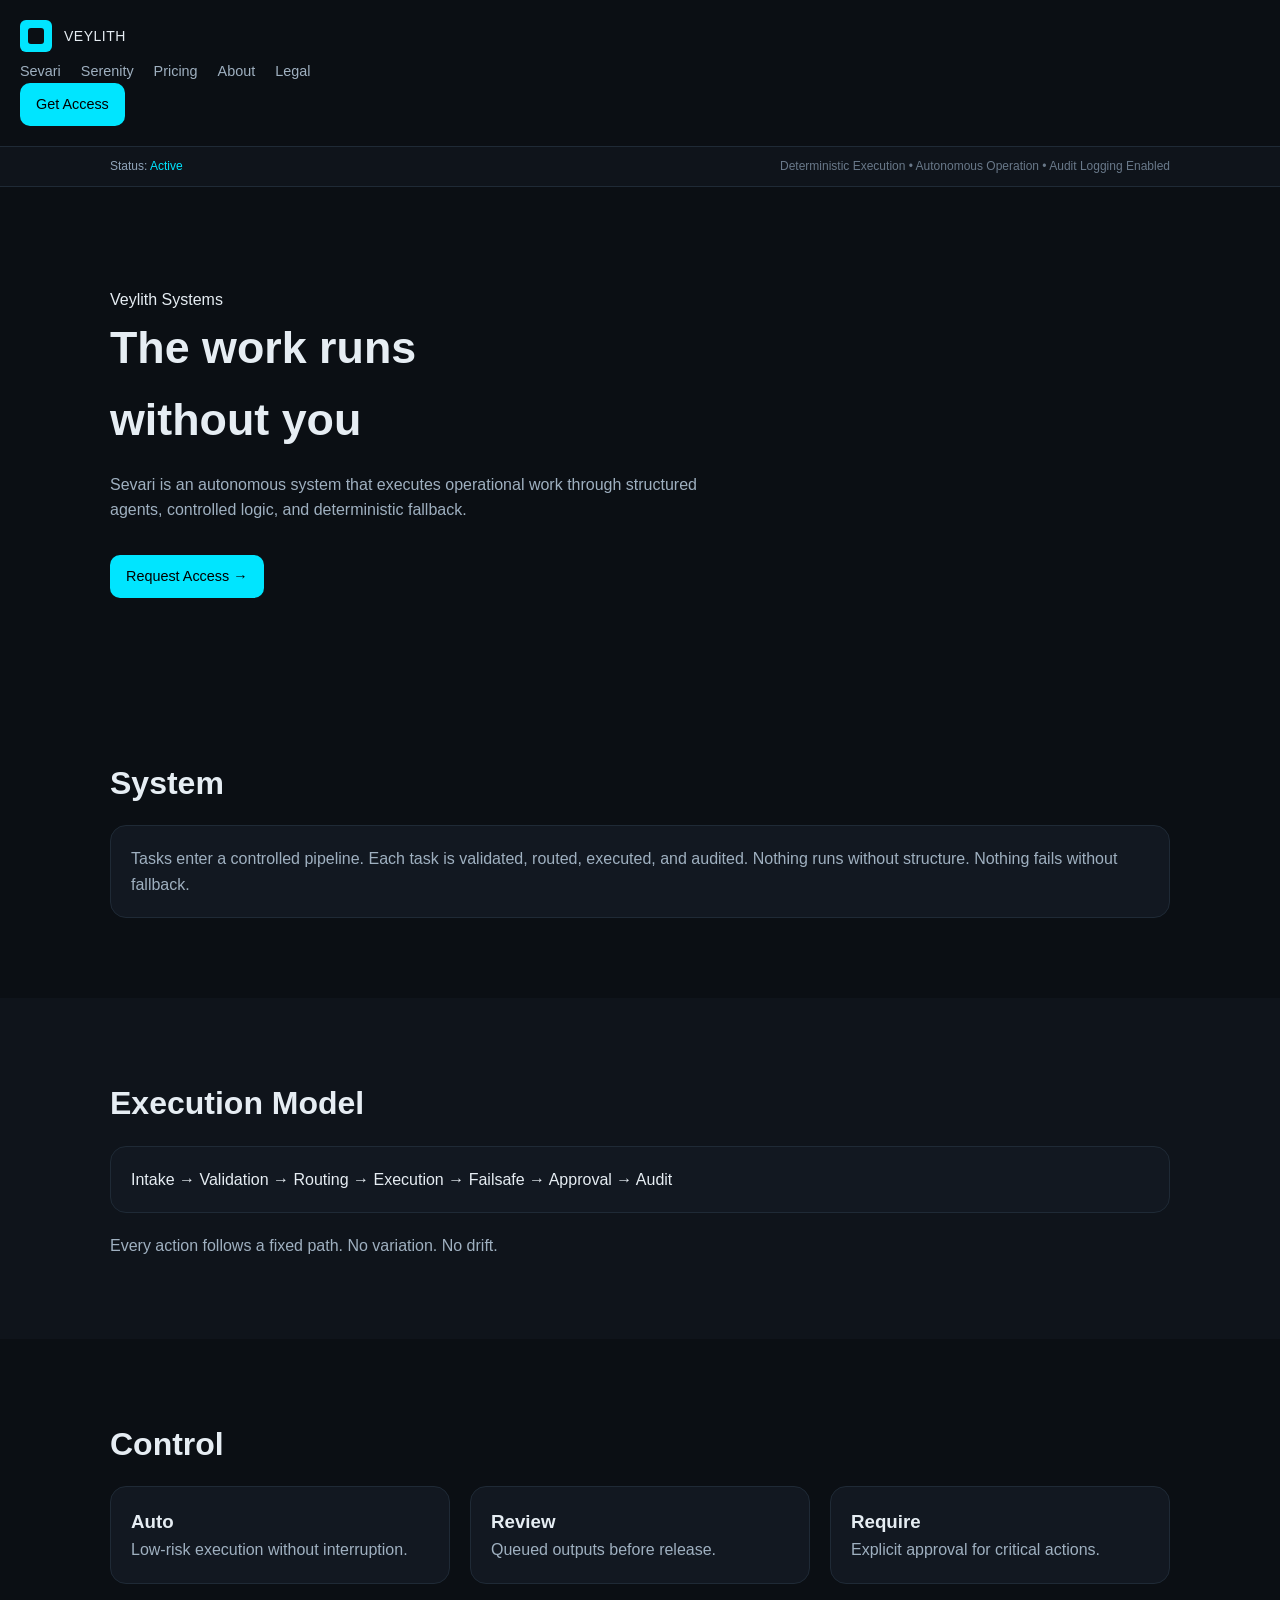
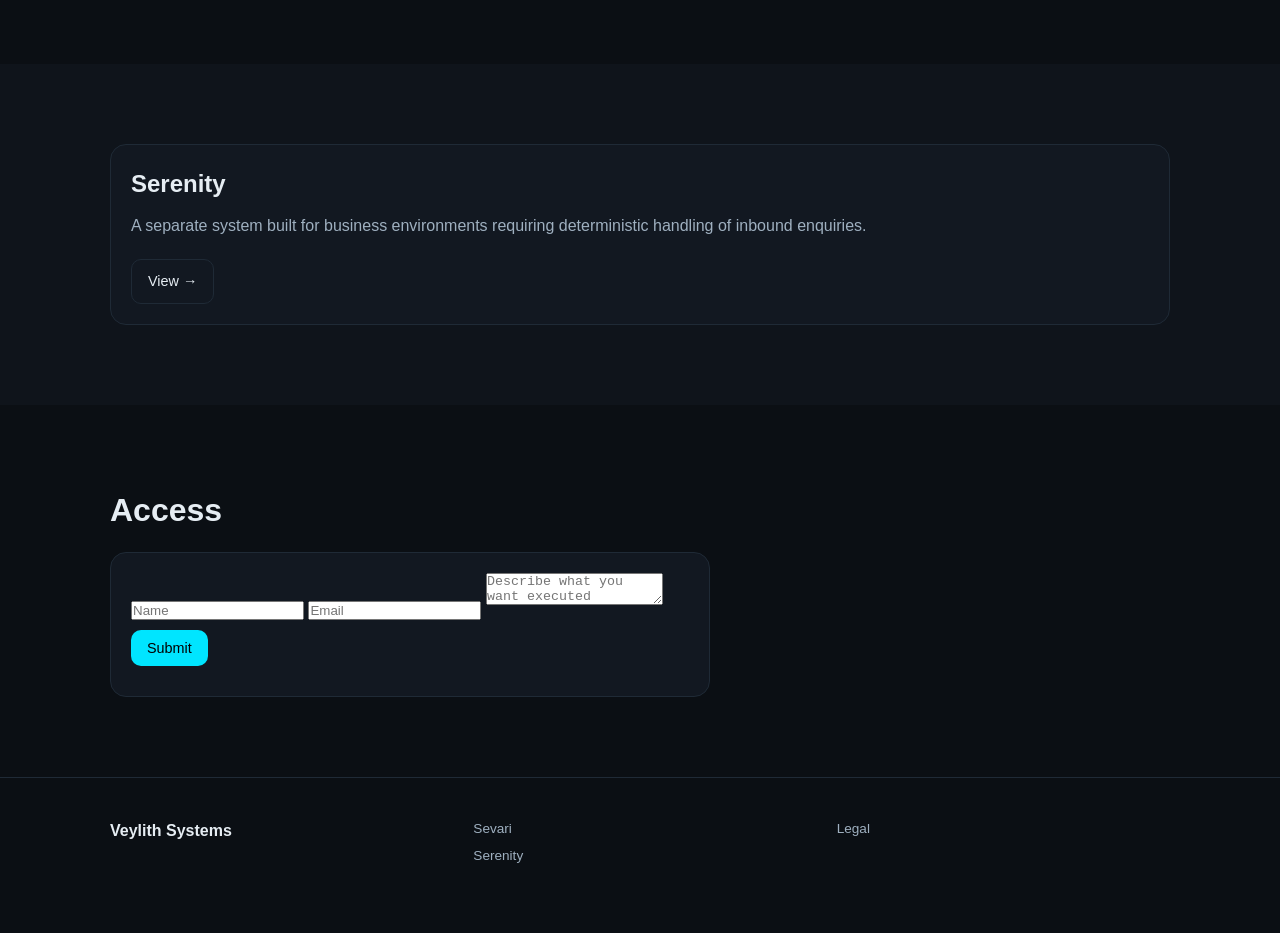
<file: index.html>
<!DOCTYPE html>
<html lang="en">
<head>
  <meta charset="UTF-8">
  <meta name="viewport" content="width=device-width, initial-scale=1.0">
  <title>Veylith Systems — Sevari</title>
  <link rel="stylesheet" href="style.css">
  <link rel="icon" href="favicon.svg">
  <script defer src="app.js"></script>
</head>
<body>

<!-- NAV (LOCKED) -->
<nav class="nav">
  <div class="nav-inner">

    <div class="nav-left">
      <img src="logo.svg" class="nav-logo-img">
    </div>

    <div class="nav-links">
      <a href="index.html">Sevari</a>
      <a href="serenity.html">Serenity</a>
      <a href="pricing.html">Pricing</a>
      <a href="about.html">About</a>
      <a href="legal.html">Legal</a>
    </div>

    <div class="nav-right">
      <a href="#start" class="btn btn-primary btn-sm">Get Access</a>
    </div>

  </div>
</nav>

<!-- SYSTEM STRIP -->
<section style="border-bottom:1px solid #1f2a36;background:#0f141b">
  <div class="container" style="padding:10px 20px;font-size:0.75rem;color:#8fa3b8;display:flex;justify-content:space-between">
    <div>Status: <span style="color:#00e5ff">Active</span></div>
    <div style="opacity:0.7">
      Deterministic Execution • Autonomous Operation • Audit Logging Enabled
    </div>
  </div>
</section>

<!-- HERO -->
<section class="hero">
  <div class="container">
    <div class="hero-frame">

      <div class="section-label">Veylith Systems</div>

      <h1 class="display-1">
        The work runs<br>
        without you
      </h1>

      <p class="hero-sub">
        Sevari is an autonomous system that executes operational work through structured agents,
        controlled logic, and deterministic fallback.
      </p>

      <div style="margin-top:25px">
        <a href="#start" class="btn btn-primary">Request Access →</a>
      </div>

    </div>
  </div>
</section>

<!-- SYSTEM DEFINITION -->
<section class="section">
  <div class="container">

    <h2 class="display-2">System</h2>

    <div class="card">
      <p class="text-dim">
        Tasks enter a controlled pipeline. Each task is validated, routed, executed,
        and audited. Nothing runs without structure. Nothing fails without fallback.
      </p>
    </div>

  </div>
</section>

<!-- PIPELINE -->
<section class="section section-alt">
  <div class="container">

    <h2 class="display-2">Execution Model</h2>

    <div class="card" style="margin-bottom:20px">
      Intake → Validation → Routing → Execution → Failsafe → Approval → Audit
    </div>

    <p class="text-dim" style="max-width:700px">
      Every action follows a fixed path. No variation. No drift.
    </p>

  </div>
</section>

<!-- CONTROL -->
<section class="section">
  <div class="container">

    <h2 class="display-2">Control</h2>

    <div class="grid-3">
      <div class="card">
        <h3>Auto</h3>
        <p class="text-dim">Low-risk execution without interruption.</p>
      </div>

      <div class="card">
        <h3>Review</h3>
        <p class="text-dim">Queued outputs before release.</p>
      </div>

      <div class="card">
        <h3>Require</h3>
        <p class="text-dim">Explicit approval for critical actions.</p>
      </div>
    </div>

  </div>
</section>

<!-- SERENITY (POSITIONED, NOT COMPETING) -->
<section class="section section-alt">
  <div class="container">

    <div class="card">

      <h2>Serenity</h2>

      <p class="text-dim" style="margin:10px 0 20px 0">
        A separate system built for business environments requiring deterministic
        handling of inbound enquiries.
      </p>

      <a href="serenity.html" class="btn btn-ghost">View →</a>

    </div>

  </div>
</section>

<!-- ENTRY -->
<section class="section" id="start">
  <div class="container">

    <h2 class="display-2">Access</h2>

    <form id="sevari-form" class="card" style="max-width:600px">

      <input name="name" placeholder="Name" required style="margin-bottom:10px;">
      <input name="email" placeholder="Email" required style="margin-bottom:10px;">
      <textarea name="message" placeholder="Describe what you want executed" required style="margin-bottom:10px;"></textarea>

      <button class="btn btn-primary">Submit</button>

      <p id="form-status" class="text-dim" style="margin-top:10px"></p>

    </form>

  </div>
</section>

<!-- FOOTER (LOCKED) -->
<footer class="footer">
  <div class="container">

    <div class="footer-grid">

      <div>
        <strong>Veylith Systems</strong>
      </div>

      <div>
        <a href="index.html">Sevari</a>
        <a href="serenity.html">Serenity</a>
      </div>

      <div>
        <a href="legal.html">Legal</a>
      </div>

    </div>

  </div>
</footer>

</body>
</html>
</file>
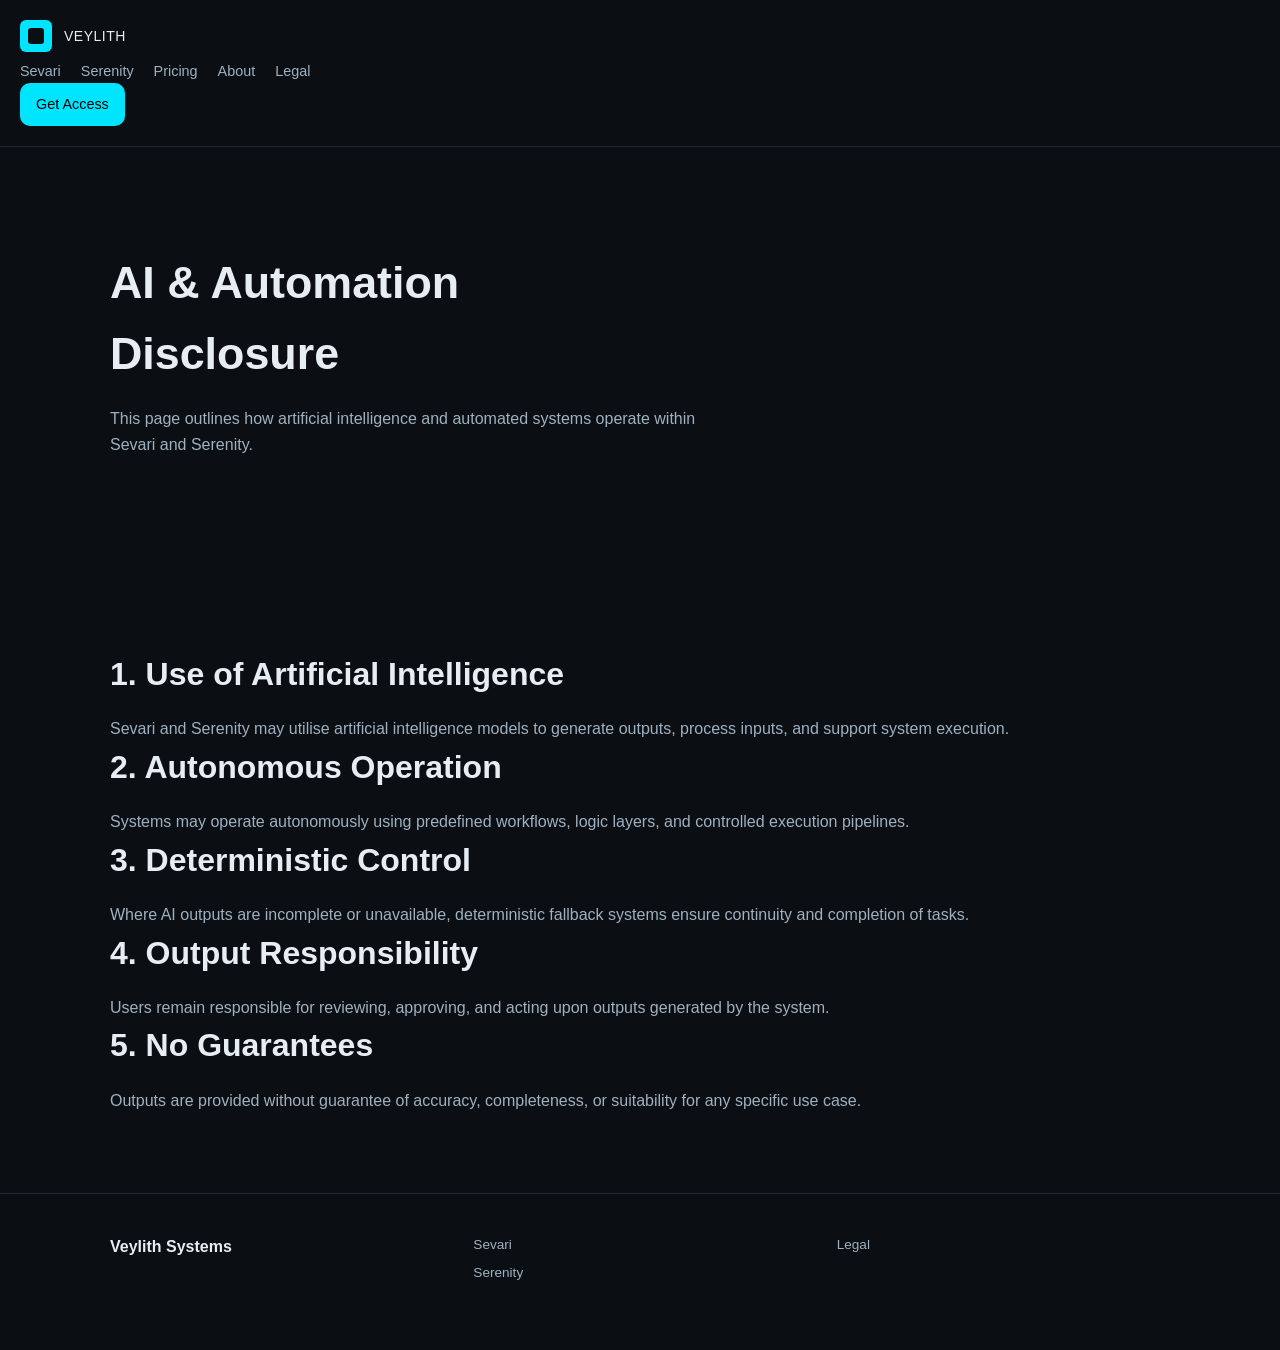
<file: ai-disclaimer.html>
<!DOCTYPE html>
<html lang="en">
<head>
  <meta charset="UTF-8">
  <meta name="viewport" content="width=device-width, initial-scale=1.0">
  <title>AI & Automation Disclosure — Veylith Systems</title>
  <meta name="description" content="Disclosure of artificial intelligence and automation usage within Sevari and Serenity.">
  <link rel="stylesheet" href="style.css">
  <link rel="icon" href="favicon.svg">
</head>
<body>

<!-- NAV (LOCKED — SAME ACROSS ALL PAGES) -->
<nav class="nav">
  <div class="nav-inner">

    <div class="nav-left">
      <img src="logo.svg" alt="Veylith Systems" class="nav-logo-img">
    </div>

    <div class="nav-links">
      <a href="sevari.html">Sevari</a>
      <a href="serenity.html">Serenity</a>
      <a href="pricing.html">Pricing</a>
      <a href="about.html">About</a>
      <a href="legal.html">Legal</a>
    </div>

    <div class="nav-right">
      <a href="sevari.html#start" class="btn btn-primary btn-sm">Get Access</a>
    </div>

  </div>
</nav>

<!-- HERO -->
<section class="hero">
  <div class="container">
    <div class="hero-frame">

      <h1 class="display-1">
        AI & Automation<br>
        Disclosure
      </h1>

      <p class="hero-sub">
        This page outlines how artificial intelligence and automated systems operate within Sevari and Serenity.
      </p>

    </div>
  </div>
</section>

<!-- CONTENT -->
<section class="section">
  <div class="container">

    <h2 class="display-2">1. Use of Artificial Intelligence</h2>
    <p class="text-dim">
      Sevari and Serenity may utilise artificial intelligence models to generate outputs,
      process inputs, and support system execution.
    </p>

    <h2 class="display-2">2. Autonomous Operation</h2>
    <p class="text-dim">
      Systems may operate autonomously using predefined workflows, logic layers,
      and controlled execution pipelines.
    </p>

    <h2 class="display-2">3. Deterministic Control</h2>
    <p class="text-dim">
      Where AI outputs are incomplete or unavailable, deterministic fallback systems
      ensure continuity and completion of tasks.
    </p>

    <h2 class="display-2">4. Output Responsibility</h2>
    <p class="text-dim">
      Users remain responsible for reviewing, approving, and acting upon outputs
      generated by the system.
    </p>

    <h2 class="display-2">5. No Guarantees</h2>
    <p class="text-dim">
      Outputs are provided without guarantee of accuracy, completeness,
      or suitability for any specific use case.
    </p>

  </div>
</section>

<!-- FOOTER (LOCKED) -->
<footer class="footer">
  <div class="container">

    <div class="footer-grid">

      <div>
        <strong>Veylith Systems</strong>
      </div>

      <div>
        <a href="sevari.html">Sevari</a>
        <a href="serenity.html">Serenity</a>
      </div>

      <div>
        <a href="legal.html">Legal</a>
      </div>

    </div>

  </div>
</footer>

</body>
</html>
</file>
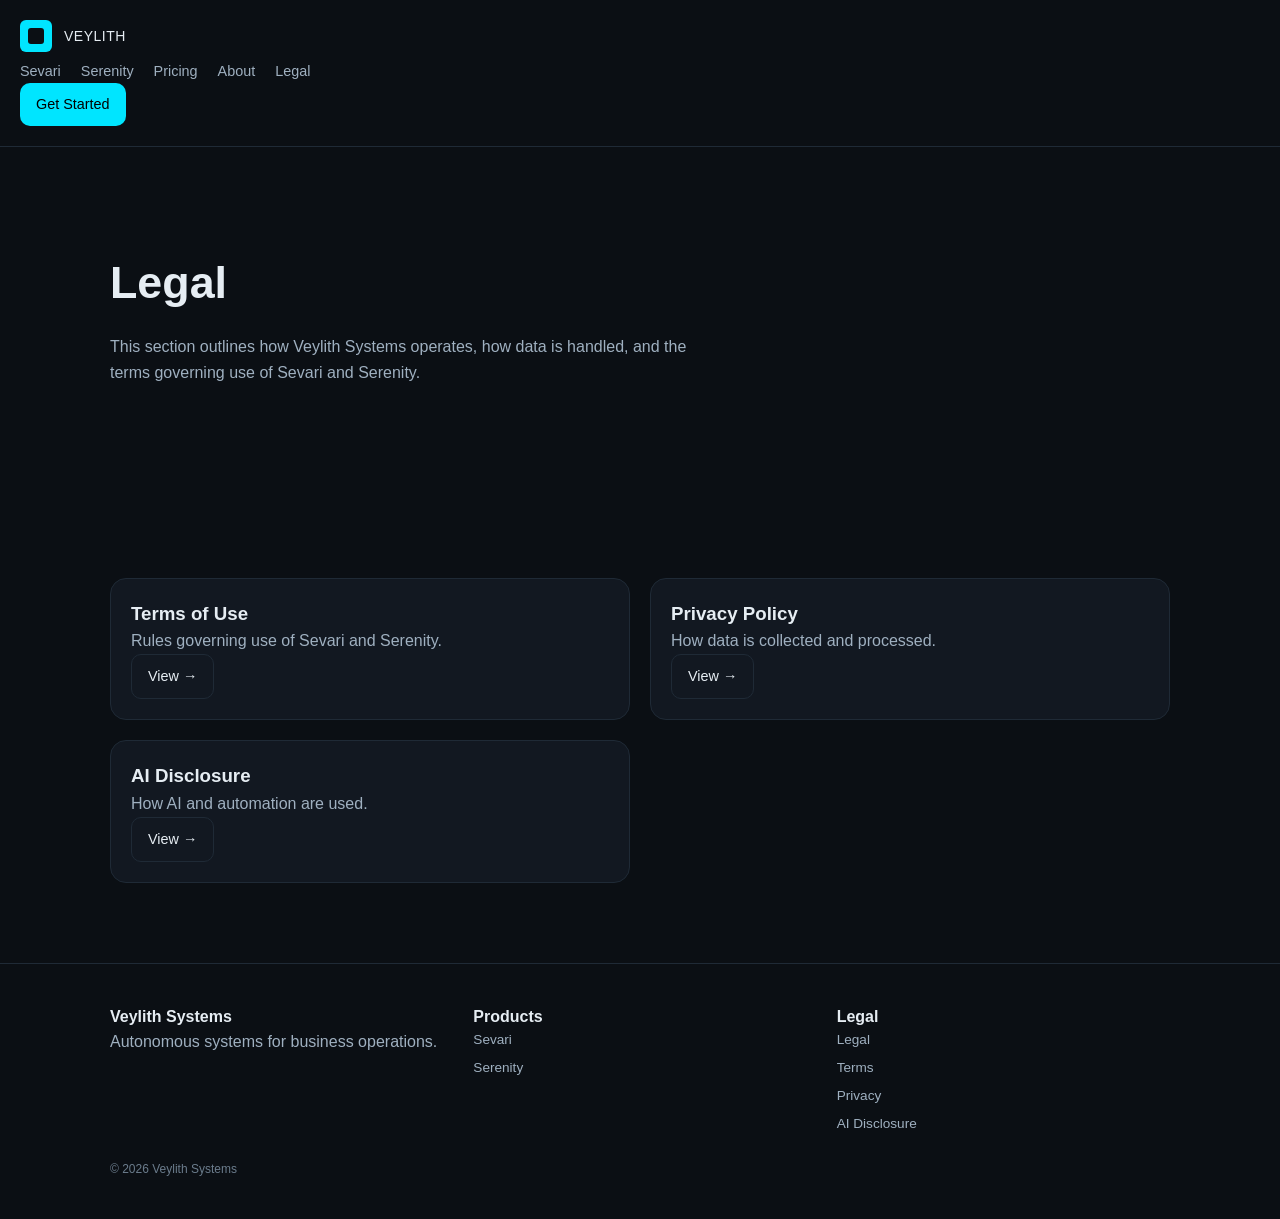
<file: legal.html>
<!DOCTYPE html>
<html lang="en">
<head>
  <meta charset="UTF-8">
  <meta name="viewport" content="width=device-width, initial-scale=1.0">
  <title>Legal — Veylith Systems</title>
  <link rel="stylesheet" href="style.css">
  <link rel="icon" type="image/svg+xml" href="favicon.svg">
</head>
<body>

<!-- NAV (LOCKED — IDENTICAL TO INDEX) -->
<nav class="nav">
  <div class="nav-inner">

    <div class="nav-left">
      <img src="logo.svg" alt="Veylith Systems" class="nav-logo-img">
    </div>

    <div class="nav-links">
      <a href="index.html">Sevari</a>
      <a href="serenity.html">Serenity</a>
      <a href="pricing.html">Pricing</a>
      <a href="about.html">About</a>
      <a href="legal.html">Legal</a>
    </div>

    <div class="nav-right">
      <a href="index.html#start" class="btn btn-primary btn-sm">Get Started</a>
    </div>

  </div>
</nav>

<!-- HERO -->
<section class="hero">
  <div class="container">
    <div class="hero-frame">

      <h1 class="display-1">Legal</h1>

      <p class="hero-sub">
        This section outlines how Veylith Systems operates, how data is handled,
        and the terms governing use of Sevari and Serenity.
      </p>

    </div>
  </div>
</section>

<!-- CONTENT -->
<section class="section">
  <div class="container">

    <div class="grid-2">

      <div class="card">
        <h3>Terms of Use</h3>
        <p class="text-dim">Rules governing use of Sevari and Serenity.</p>
        <a href="terms.html" class="btn btn-ghost">View →</a>
      </div>

      <div class="card">
        <h3>Privacy Policy</h3>
        <p class="text-dim">How data is collected and processed.</p>
        <a href="privacy.html" class="btn btn-ghost">View →</a>
      </div>

      <div class="card">
        <h3>AI Disclosure</h3>
        <p class="text-dim">How AI and automation are used.</p>
        <a href="ai-disclaimer.html" class="btn btn-ghost">View →</a>
      </div>

    </div>

  </div>
</section>

<!-- FOOTER -->
<footer class="footer">
  <div class="container">

    <div class="footer-grid">

      <div>
        <strong>Veylith Systems</strong>
        <p class="text-dim">Autonomous systems for business operations.</p>
      </div>

      <div>
        <h4>Products</h4>
        <a href="index.html">Sevari</a>
        <a href="serenity.html">Serenity</a>
      </div>

      <div>
        <h4>Legal</h4>
        <a href="legal.html">Legal</a>
        <a href="terms.html">Terms</a>
        <a href="privacy.html">Privacy</a>
        <a href="ai-disclaimer.html">AI Disclosure</a>
      </div>

    </div>

    <div class="footer-bottom">
      © 2026 Veylith Systems
    </div>

  </div>
</footer>

</body>
</html>
</file>
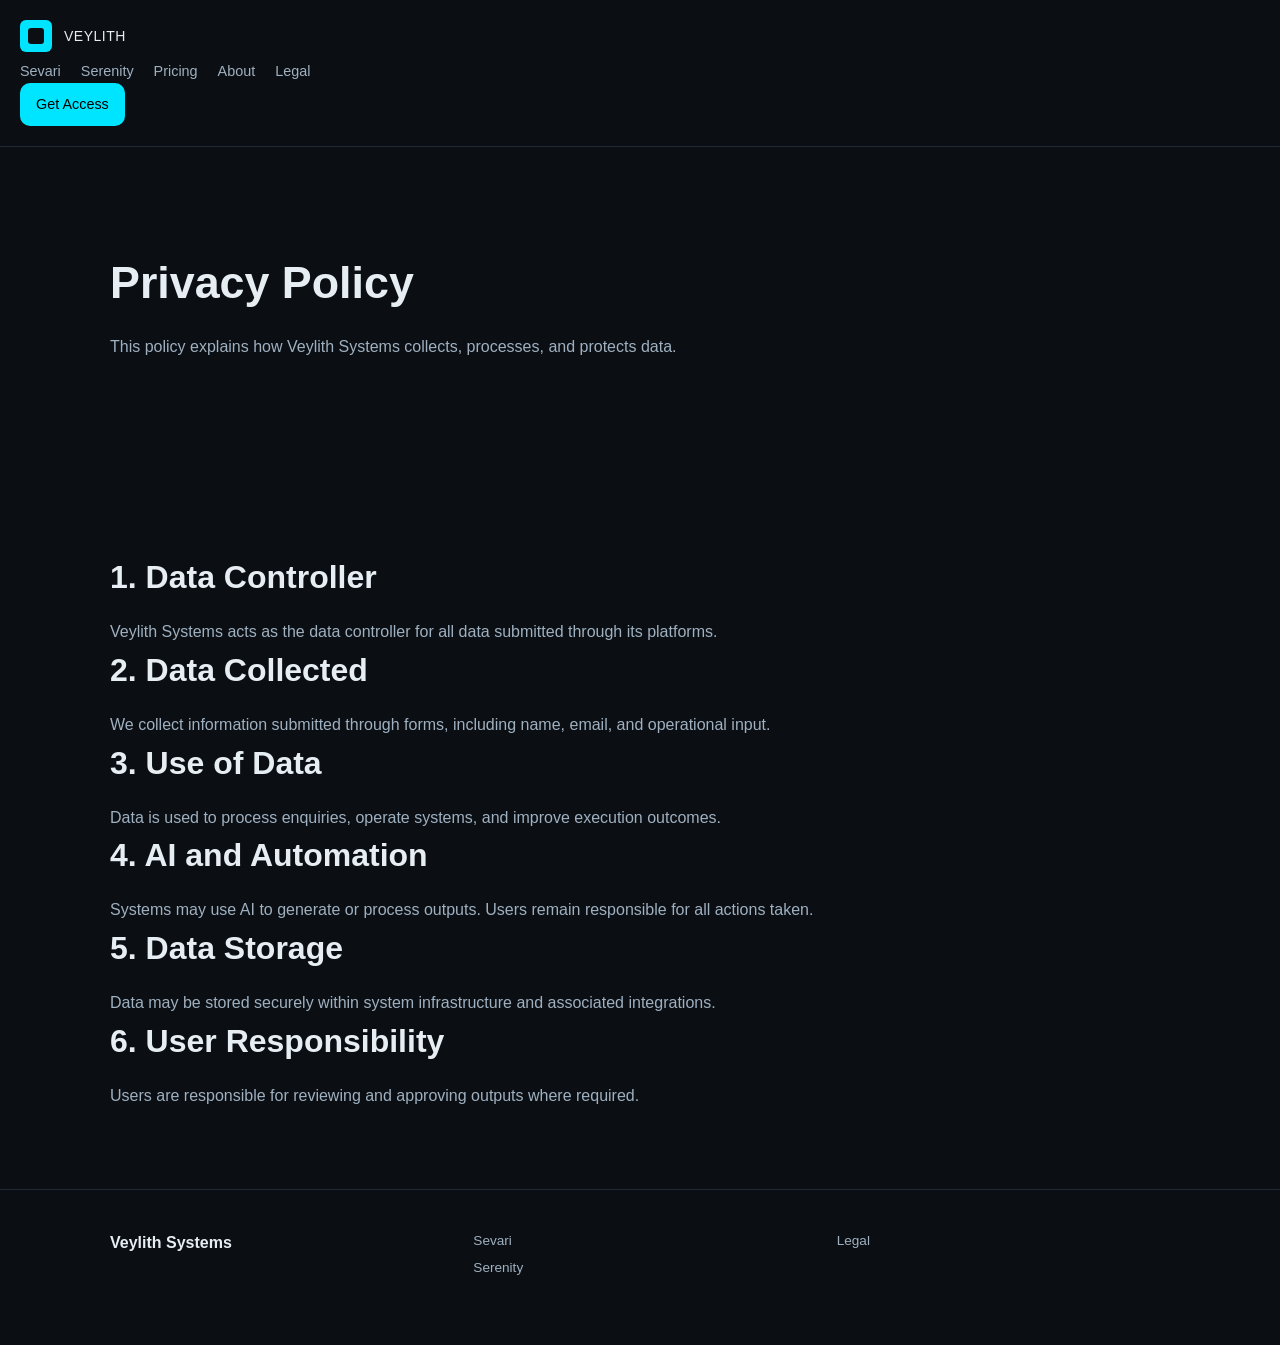
<file: privacy.html>
<!DOCTYPE html>
<html lang="en">
<head>
  <meta charset="UTF-8">
  <meta name="viewport" content="width=device-width, initial-scale=1.0">
  <title>Privacy Policy — Veylith Systems</title>
  <meta name="description" content="Privacy policy for Veylith Systems, including Sevari and Serenity.">
  <link rel="stylesheet" href="style.css">
  <link rel="icon" href="favicon.svg">
</head>
<body>

<!-- NAV (LOCKED SYSTEM) -->
<nav class="nav">
  <div class="nav-inner">

    <div class="nav-left">
      <img src="logo.svg" alt="Veylith Systems" class="nav-logo-img">
    </div>

    <div class="nav-links">
      <a href="sevari.html">Sevari</a>
      <a href="serenity.html">Serenity</a>
      <a href="pricing.html">Pricing</a>
      <a href="about.html">About</a>
      <a href="legal.html">Legal</a>
    </div>

    <div class="nav-right">
      <a href="sevari.html#start" class="btn btn-primary btn-sm">Get Access</a>
    </div>

  </div>
</nav>

<!-- HERO -->
<section class="hero">
  <div class="container">
    <div class="hero-frame">

      <h1 class="display-1">Privacy Policy</h1>

      <p class="hero-sub">
        This policy explains how Veylith Systems collects, processes, and protects data.
      </p>

    </div>
  </div>
</section>

<!-- CONTENT -->
<section class="section">
  <div class="container">

    <h2 class="display-2">1. Data Controller</h2>
    <p class="text-dim">
      Veylith Systems acts as the data controller for all data submitted through its platforms.
    </p>

    <h2 class="display-2">2. Data Collected</h2>
    <p class="text-dim">
      We collect information submitted through forms, including name, email, and operational input.
    </p>

    <h2 class="display-2">3. Use of Data</h2>
    <p class="text-dim">
      Data is used to process enquiries, operate systems, and improve execution outcomes.
    </p>

    <h2 class="display-2">4. AI and Automation</h2>
    <p class="text-dim">
      Systems may use AI to generate or process outputs. Users remain responsible for all actions taken.
    </p>

    <h2 class="display-2">5. Data Storage</h2>
    <p class="text-dim">
      Data may be stored securely within system infrastructure and associated integrations.
    </p>

    <h2 class="display-2">6. User Responsibility</h2>
    <p class="text-dim">
      Users are responsible for reviewing and approving outputs where required.
    </p>

  </div>
</section>

<!-- FOOTER -->
<footer class="footer">
  <div class="container">

    <div class="footer-grid">

      <div>
        <strong>Veylith Systems</strong>
      </div>

      <div>
        <a href="sevari.html">Sevari</a>
        <a href="serenity.html">Serenity</a>
      </div>

      <div>
        <a href="legal.html">Legal</a>
      </div>

    </div>

  </div>
</footer>

</body>
</html>
</file>
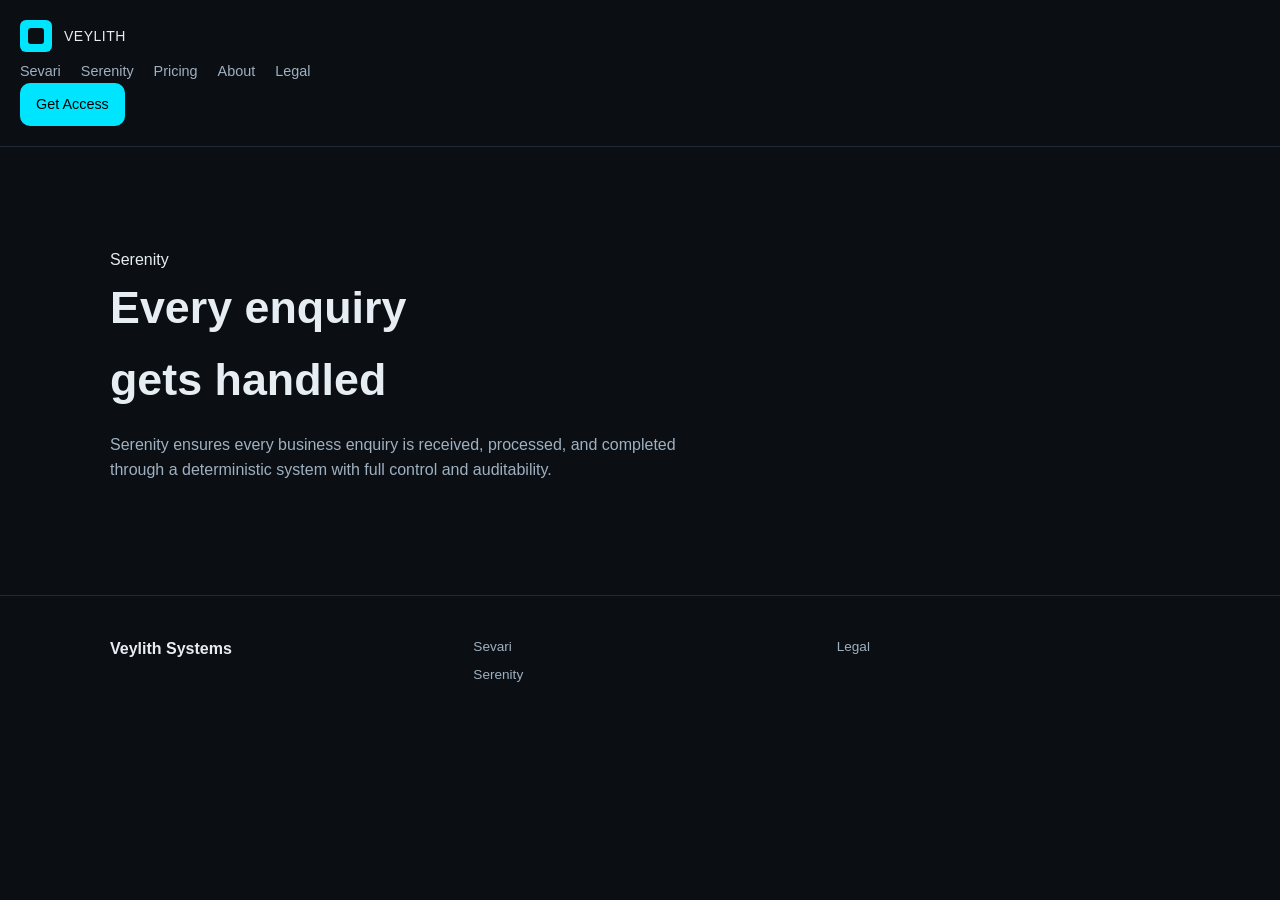
<file: serenity.html>
<!DOCTYPE html>
<html lang="en">
<head>
<meta charset="UTF-8">
<meta name="viewport" content="width=device-width, initial-scale=1.0">
<title>Serenity</title>
<link rel="stylesheet" href="style.css">
<link rel="icon" href="favicon.svg">
</head>
<body>

<nav class="nav">
  <div class="nav-inner">

    <div class="nav-left">
      <img src="logo.svg" alt="Veylith Systems" class="nav-logo-img">
    </div>

    <div class="nav-links">
      <a href="index.html">Sevari</a>
      <a href="serenity.html">Serenity</a>
      <a href="pricing.html">Pricing</a>
      <a href="about.html">About</a>
      <a href="legal.html">Legal</a>
    </div>

    <div class="nav-right">
      <a href="index.html#start" class="btn btn-primary btn-sm">Get Access</a>
    </div>

  </div>
</nav>

<section class="hero">
  <div class="container">
    <div class="hero-frame">

      <div class="section-label">Serenity</div>

      <h1 class="display-1">
        Every enquiry<br>
        gets handled
      </h1>

      <p class="hero-sub">
        Serenity ensures every business enquiry is received, processed, and completed
        through a deterministic system with full control and auditability.
      </p>

    </div>
  </div>
</section>

<footer class="footer">
  <div class="container">
    <div class="footer-grid">
      <div><strong>Veylith Systems</strong></div>
      <div>
        <a href="index.html">Sevari</a>
        <a href="serenity.html">Serenity</a>
      </div>
      <div>
        <a href="legal.html">Legal</a>
      </div>
    </div>
  </div>
</footer>

</body>
</html>
</file>
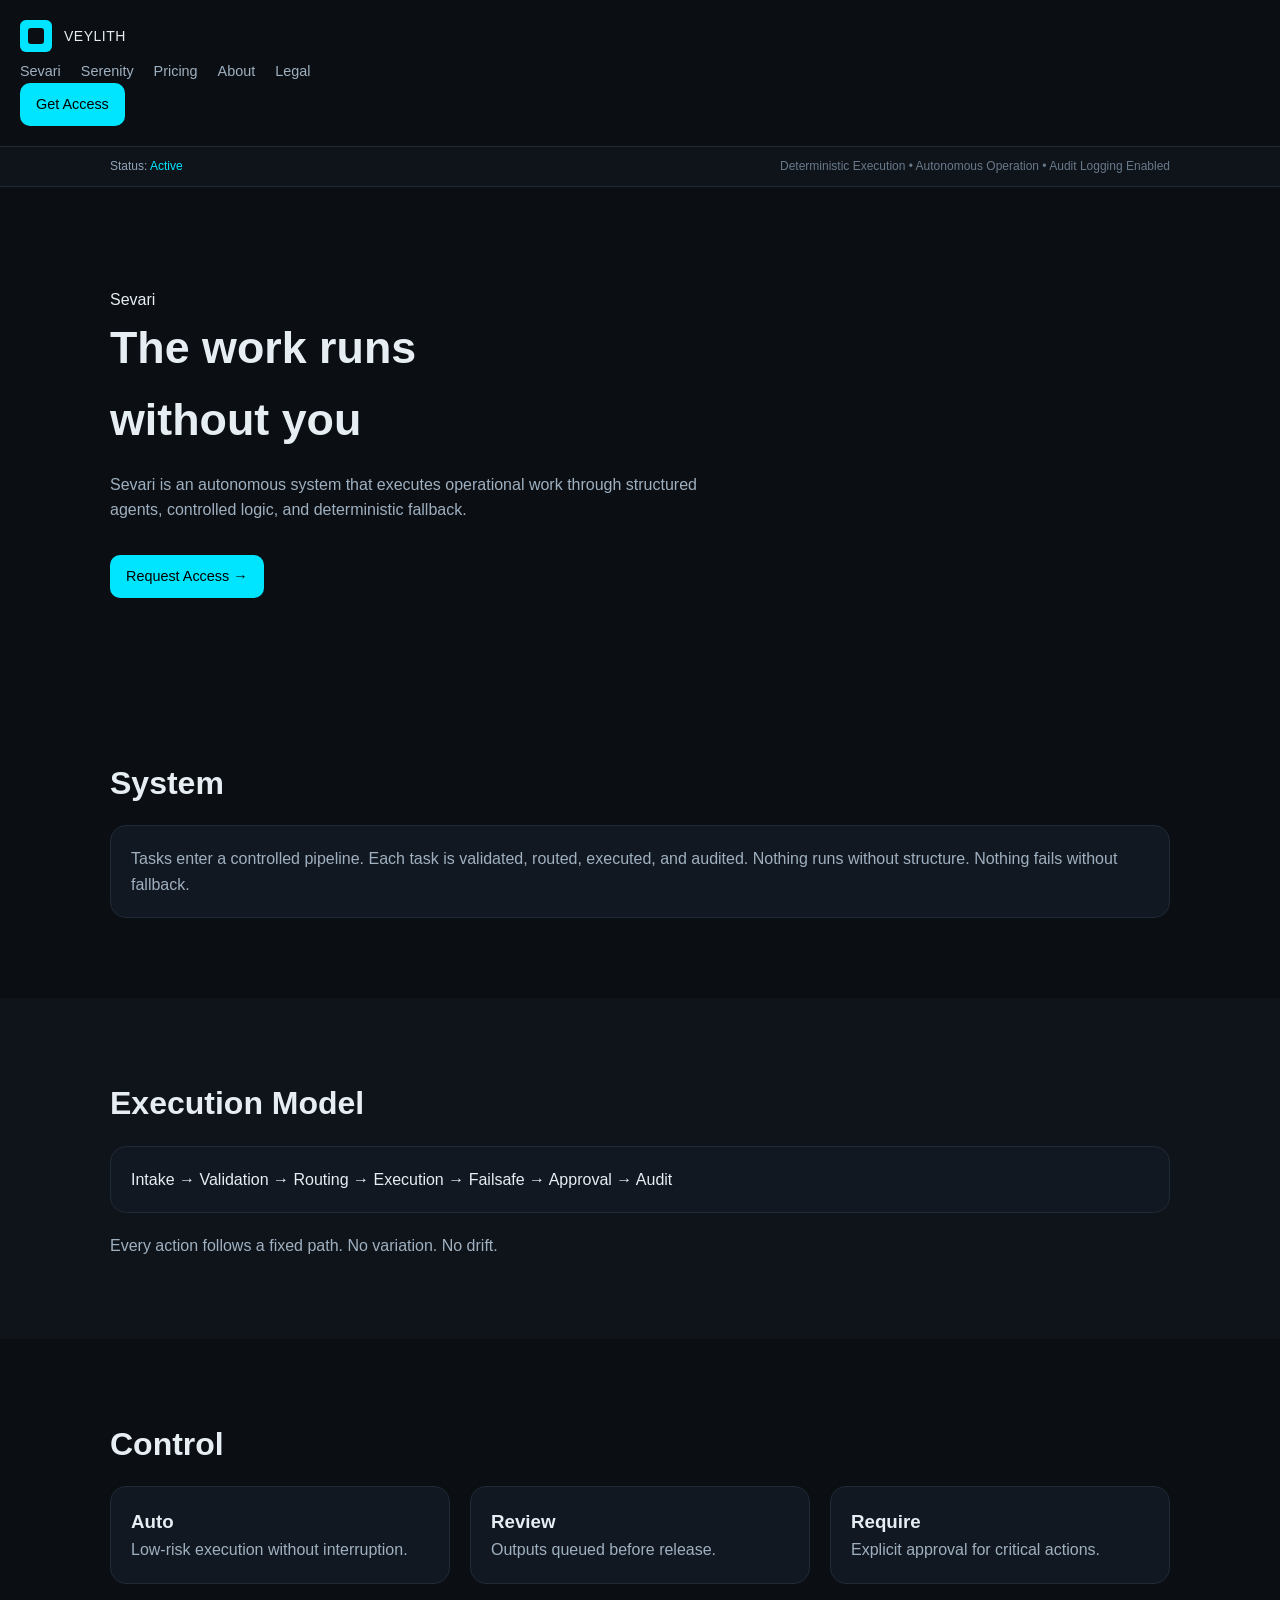
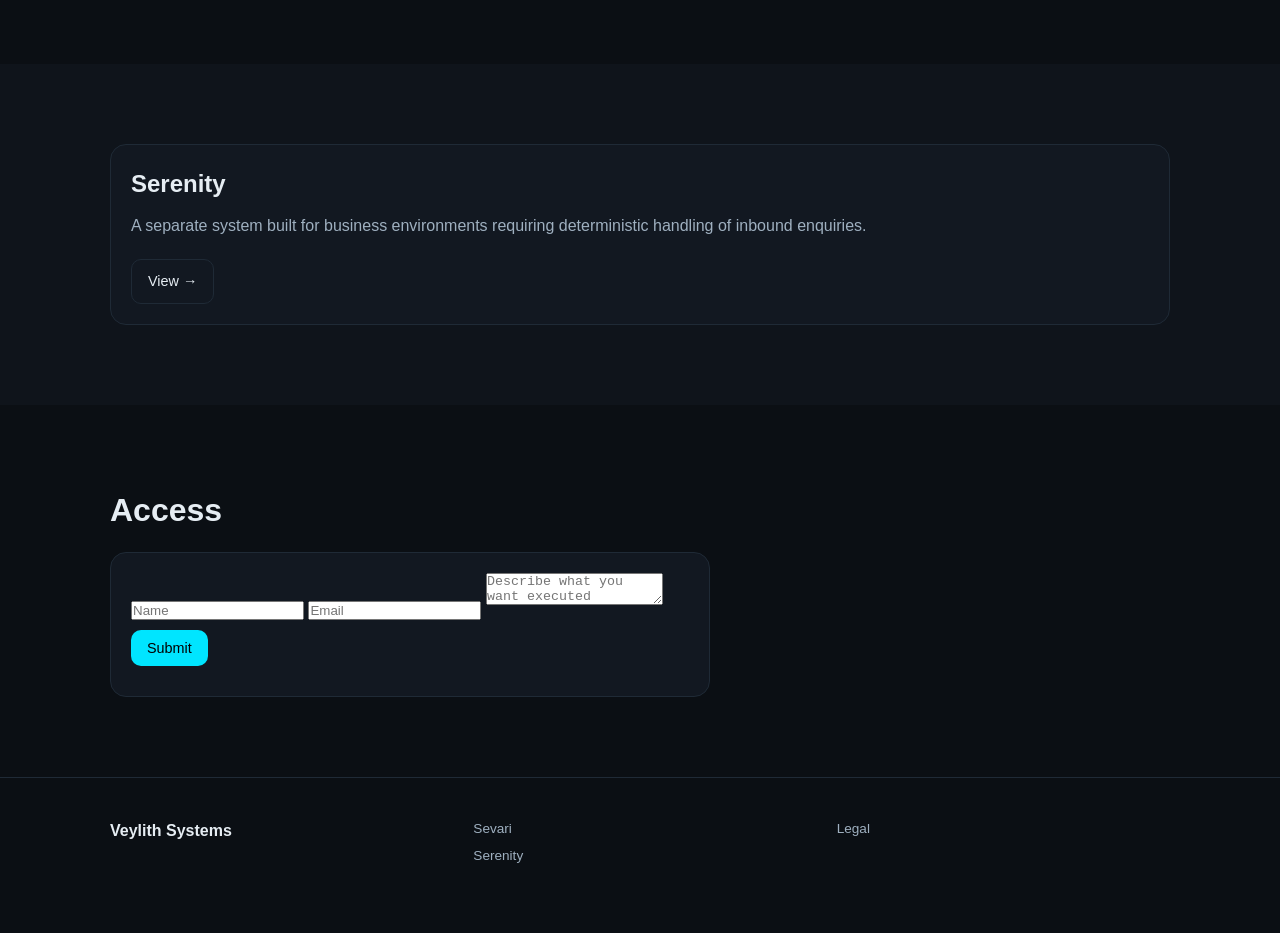
<file: sevari.html>
<!DOCTYPE html>
<html lang="en">
<head>
  <meta charset="UTF-8">
  <meta name="viewport" content="width=device-width, initial-scale=1.0">
  <title>Sevari — Autonomous Operations</title>
  <meta name="description" content="Sevari executes operational work through structured autonomous systems with deterministic control.">
  <link rel="stylesheet" href="style.css">
  <link rel="icon" href="favicon.svg">
  <script defer src="app.js"></script>
</head>
<body>

<!-- NAV (LOCKED — IDENTICAL SYSTEM) -->
<nav class="nav">
  <div class="nav-inner">

    <div class="nav-left">
      <img src="logo.svg" alt="Veylith Systems" class="nav-logo-img">
    </div>

    <div class="nav-links">
      <a href="sevari.html">Sevari</a>
      <a href="serenity.html">Serenity</a>
      <a href="pricing.html">Pricing</a>
      <a href="about.html">About</a>
      <a href="legal.html">Legal</a>
    </div>

    <div class="nav-right">
      <a href="#start" class="btn btn-primary btn-sm">Get Access</a>
    </div>

  </div>
</nav>

<!-- SYSTEM STRIP -->
<section style="border-bottom:1px solid #1f2a36;background:#0f141b">
  <div class="container" style="padding:10px 20px;font-size:0.75rem;color:#8fa3b8;display:flex;justify-content:space-between">
    <div>Status: <span style="color:#00e5ff">Active</span></div>
    <div style="opacity:0.7">
      Deterministic Execution • Autonomous Operation • Audit Logging Enabled
    </div>
  </div>
</section>

<!-- HERO -->
<section class="hero">
  <div class="container">
    <div class="hero-frame">

      <div class="section-label">Sevari</div>

      <h1 class="display-1">
        The work runs<br>
        without you
      </h1>

      <p class="hero-sub">
        Sevari is an autonomous system that executes operational work through structured agents,
        controlled logic, and deterministic fallback.
      </p>

      <div style="margin-top:25px">
        <a href="#start" class="btn btn-primary">Request Access →</a>
      </div>

    </div>
  </div>
</section>

<!-- SYSTEM -->
<section class="section">
  <div class="container">

    <h2 class="display-2">System</h2>

    <div class="card">
      <p class="text-dim">
        Tasks enter a controlled pipeline. Each task is validated, routed, executed,
        and audited. Nothing runs without structure. Nothing fails without fallback.
      </p>
    </div>

  </div>
</section>

<!-- PIPELINE -->
<section class="section section-alt">
  <div class="container">

    <h2 class="display-2">Execution Model</h2>

    <div class="card" style="margin-bottom:20px">
      Intake → Validation → Routing → Execution → Failsafe → Approval → Audit
    </div>

    <p class="text-dim" style="max-width:700px">
      Every action follows a fixed path. No variation. No drift.
    </p>

  </div>
</section>

<!-- CONTROL -->
<section class="section">
  <div class="container">

    <h2 class="display-2">Control</h2>

    <div class="grid-3">
      <div class="card">
        <h3>Auto</h3>
        <p class="text-dim">Low-risk execution without interruption.</p>
      </div>

      <div class="card">
        <h3>Review</h3>
        <p class="text-dim">Outputs queued before release.</p>
      </div>

      <div class="card">
        <h3>Require</h3>
        <p class="text-dim">Explicit approval for critical actions.</p>
      </div>
    </div>

  </div>
</section>

<!-- SERENITY POSITIONING -->
<section class="section section-alt">
  <div class="container">

    <div class="card">

      <h2>Serenity</h2>

      <p class="text-dim" style="margin:10px 0 20px 0">
        A separate system built for business environments requiring deterministic
        handling of inbound enquiries.
      </p>

      <a href="serenity.html" class="btn btn-ghost">View →</a>

    </div>

  </div>
</section>

<!-- ENTRY -->
<section class="section" id="start">
  <div class="container">

    <h2 class="display-2">Access</h2>

    <form id="sevari-form" class="card" style="max-width:600px">

      <input name="name" placeholder="Name" required style="margin-bottom:10px;">
      <input name="email" placeholder="Email" required style="margin-bottom:10px;">
      <textarea name="message" placeholder="Describe what you want executed" required style="margin-bottom:10px;"></textarea>

      <button class="btn btn-primary">Submit</button>

      <p id="form-status" class="text-dim" style="margin-top:10px"></p>

    </form>

  </div>
</section>

<!-- FOOTER (LOCKED) -->
<footer class="footer">
  <div class="container">

    <div class="footer-grid">

      <div>
        <strong>Veylith Systems</strong>
      </div>

      <div>
        <a href="sevari.html">Sevari</a>
        <a href="serenity.html">Serenity</a>
      </div>

      <div>
        <a href="legal.html">Legal</a>
      </div>

    </div>

  </div>
</footer>

</body>
</html>
</file>
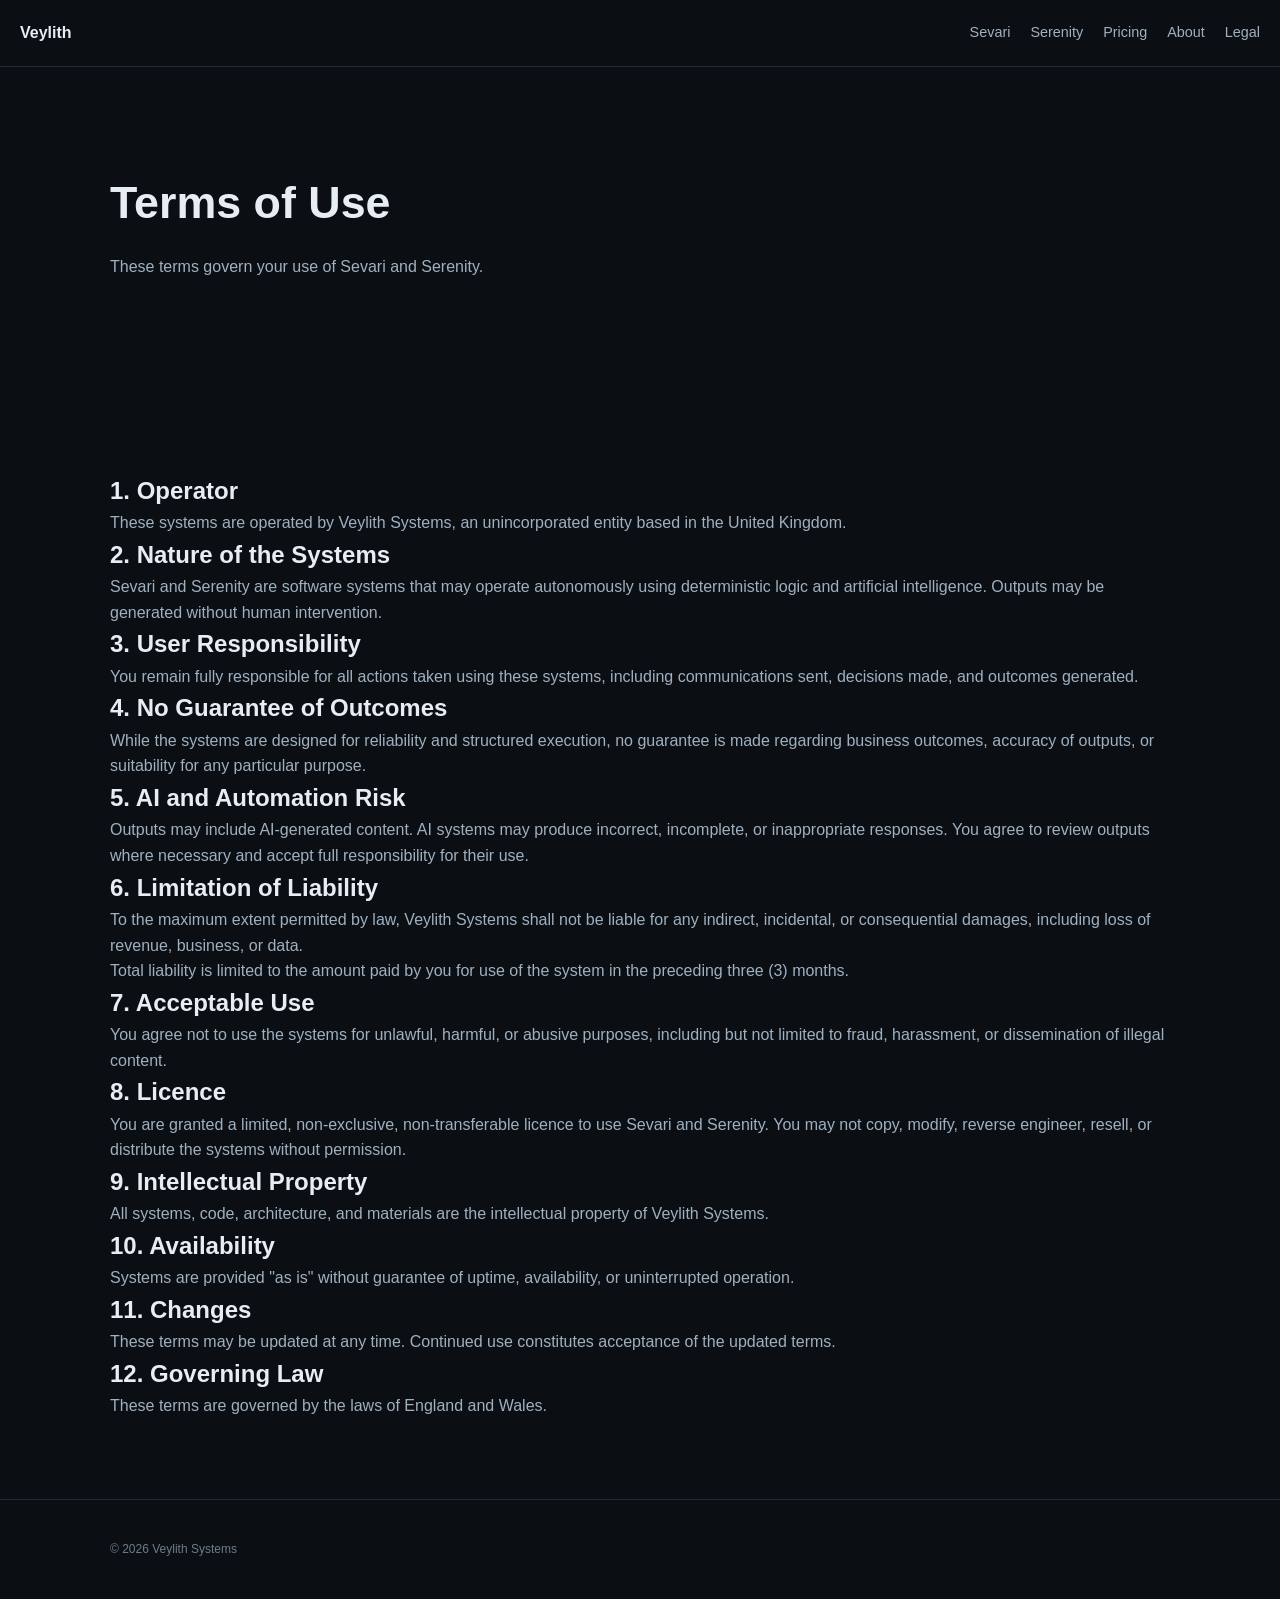
<file: terms.html>
<!DOCTYPE html>
<html lang="en">
<head>
  <meta charset="UTF-8">
  <meta name="viewport" content="width=device-width, initial-scale=1.0">
  <title>Terms of Use — Veylith Systems</title>
  <meta name="description" content="Terms governing use of Sevari and Serenity.">
  <link rel="stylesheet" href="style.css">
</head>
<body>

<nav class="nav">
  <div class="nav-logo">Veylith</div>
  <div class="nav-links">
    <a href="index.html">Sevari</a>
    <a href="serenity.html">Serenity</a>
    <a href="pricing.html">Pricing</a>
    <a href="about.html">About</a>
    <a href="legal.html">Legal</a>
  </div>
</nav>

<section class="hero">
  <div class="container">
    <h1 class="display-1">Terms of Use</h1>
    <p class="hero-sub">
      These terms govern your use of Sevari and Serenity.
    </p>
  </div>
</section>

<section class="section">
  <div class="container">

    <h2>1. Operator</h2>
    <p class="text-dim">
      These systems are operated by Veylith Systems, an unincorporated entity
      based in the United Kingdom.
    </p>

    <h2>2. Nature of the Systems</h2>
    <p class="text-dim">
      Sevari and Serenity are software systems that may operate autonomously
      using deterministic logic and artificial intelligence. Outputs may be
      generated without human intervention.
    </p>

    <h2>3. User Responsibility</h2>
    <p class="text-dim">
      You remain fully responsible for all actions taken using these systems,
      including communications sent, decisions made, and outcomes generated.
    </p>

    <h2>4. No Guarantee of Outcomes</h2>
    <p class="text-dim">
      While the systems are designed for reliability and structured execution,
      no guarantee is made regarding business outcomes, accuracy of outputs,
      or suitability for any particular purpose.
    </p>

    <h2>5. AI and Automation Risk</h2>
    <p class="text-dim">
      Outputs may include AI-generated content. AI systems may produce incorrect,
      incomplete, or inappropriate responses. You agree to review outputs where
      necessary and accept full responsibility for their use.
    </p>

    <h2>6. Limitation of Liability</h2>
    <p class="text-dim">
      To the maximum extent permitted by law, Veylith Systems shall not be liable
      for any indirect, incidental, or consequential damages, including loss of
      revenue, business, or data.
    </p>

    <p class="text-dim">
      Total liability is limited to the amount paid by you for use of the system
      in the preceding three (3) months.
    </p>

    <h2>7. Acceptable Use</h2>
    <p class="text-dim">
      You agree not to use the systems for unlawful, harmful, or abusive purposes,
      including but not limited to fraud, harassment, or dissemination of illegal content.
    </p>

    <h2 id="licence">8. Licence</h2>
    <p class="text-dim">
      You are granted a limited, non-exclusive, non-transferable licence to use
      Sevari and Serenity. You may not copy, modify, reverse engineer, resell,
      or distribute the systems without permission.
    </p>

    <h2>9. Intellectual Property</h2>
    <p class="text-dim">
      All systems, code, architecture, and materials are the intellectual property
      of Veylith Systems.
    </p>

    <h2>10. Availability</h2>
    <p class="text-dim">
      Systems are provided "as is" without guarantee of uptime, availability,
      or uninterrupted operation.
    </p>

    <h2>11. Changes</h2>
    <p class="text-dim">
      These terms may be updated at any time. Continued use constitutes acceptance
      of the updated terms.
    </p>

    <h2>12. Governing Law</h2>
    <p class="text-dim">
      These terms are governed by the laws of England and Wales.
    </p>

  </div>
</section>

<footer class="footer">
  <div class="container">
    <div class="footer-bottom">
      © 2026 Veylith Systems
    </div>
  </div>
</footer>

</body>
</html>
</file>
<file: style.css>
:root {
  --bg: #0b0f14;
  --surface: #121821;
  --surface-2: #0f141b;
  --border: #1f2a36;
  --border-light: #2a3a4a;

  --white: #e6edf3;
  --white-dim: #9fb0c0;
  --white-faint: #6b7c8c;

  --accent: #00e5ff;
  --accent-soft: rgba(0,229,255,0.12);

  --radius: 10px;
  --radius-lg: 16px;

  --max-width: 1100px;
}

/* RESET */
* {
  box-sizing: border-box;
  margin: 0;
  padding: 0;
}

body {
  background: var(--bg);
  color: var(--white);
  font-family: -apple-system, BlinkMacSystemFont, "Segoe UI", Roboto, sans-serif;
  line-height: 1.6;
}

/* LAYOUT */
.container {
  max-width: var(--max-width);
  margin: 0 auto;
  padding: 0 20px;
}

.section {
  padding: 80px 0;
}

.section-alt {
  background: var(--surface-2);
}

/* NAV */
.nav {
  display: flex;
  justify-content: space-between;
  align-items: center;
  padding: 20px;
  border-bottom: 1px solid var(--border);
  position: sticky;
  top: 0;
  background: var(--bg);
  z-index: 10;
}

.nav-logo {
  font-weight: 600;
}

.nav-links {
  display: flex;
  gap: 20px;
}

.nav-links a {
  color: var(--white-dim);
  text-decoration: none;
  font-size: 0.9rem;
}

.nav-links a:hover {
  color: var(--white);
}

/* HERO */
.hero {
  padding: 100px 0 80px;
}

.display-1 {
  font-size: 2.8rem;
  font-weight: 600;
  margin-bottom: 1rem;
}

.display-2 {
  font-size: 2rem;
  margin-bottom: 1rem;
}

.hero-sub {
  color: var(--white-dim);
  max-width: 600px;
  margin-bottom: 2rem;
}

/* BUTTONS */
.btn {
  display: inline-block;
  padding: 10px 16px;
  border-radius: var(--radius);
  text-decoration: none;
  font-size: 0.9rem;
  border: 1px solid var(--border);
}

.btn-primary {
  background: var(--accent);
  color: black;
  border: none;
}

.btn-ghost {
  background: transparent;
  color: var(--white);
}

/* GRID */
.grid-2 {
  display: grid;
  grid-template-columns: repeat(2, 1fr);
  gap: 20px;
}

.grid-3 {
  display: grid;
  grid-template-columns: repeat(3, 1fr);
  gap: 20px;
}

/* CARD */
.card {
  background: var(--surface);
  border: 1px solid var(--border);
  padding: 20px;
  border-radius: var(--radius-lg);
}

.card-glow {
  border-color: var(--accent-soft);
}

/* TEXT */
.text-dim {
  color: var(--white-dim);
}

/* CTA */
.cta-box {
  border: 1px solid var(--border-light);
  padding: 40px;
  border-radius: var(--radius-lg);
  text-align: center;
}

/* FOOTER */
.footer {
  border-top: 1px solid var(--border);
  padding: 40px 0;
}

.footer-grid {
  display: grid;
  grid-template-columns: repeat(3, 1fr);
  gap: 30px;
  margin-bottom: 20px;
}

.footer a {
  display: block;
  color: var(--white-dim);
  text-decoration: none;
  font-size: 0.85rem;
  margin-bottom: 6px;
}

.footer a:hover {
  color: var(--white);
}

.footer-bottom {
  font-size: 0.75rem;
  color: var(--white-faint);
}

/* MOBILE */
@media (max-width: 768px) {
  .grid-2,
  .grid-3 {
    grid-template-columns: 1fr;
  }

  .display-1 {
    font-size: 2rem;
  }
}
</file>
